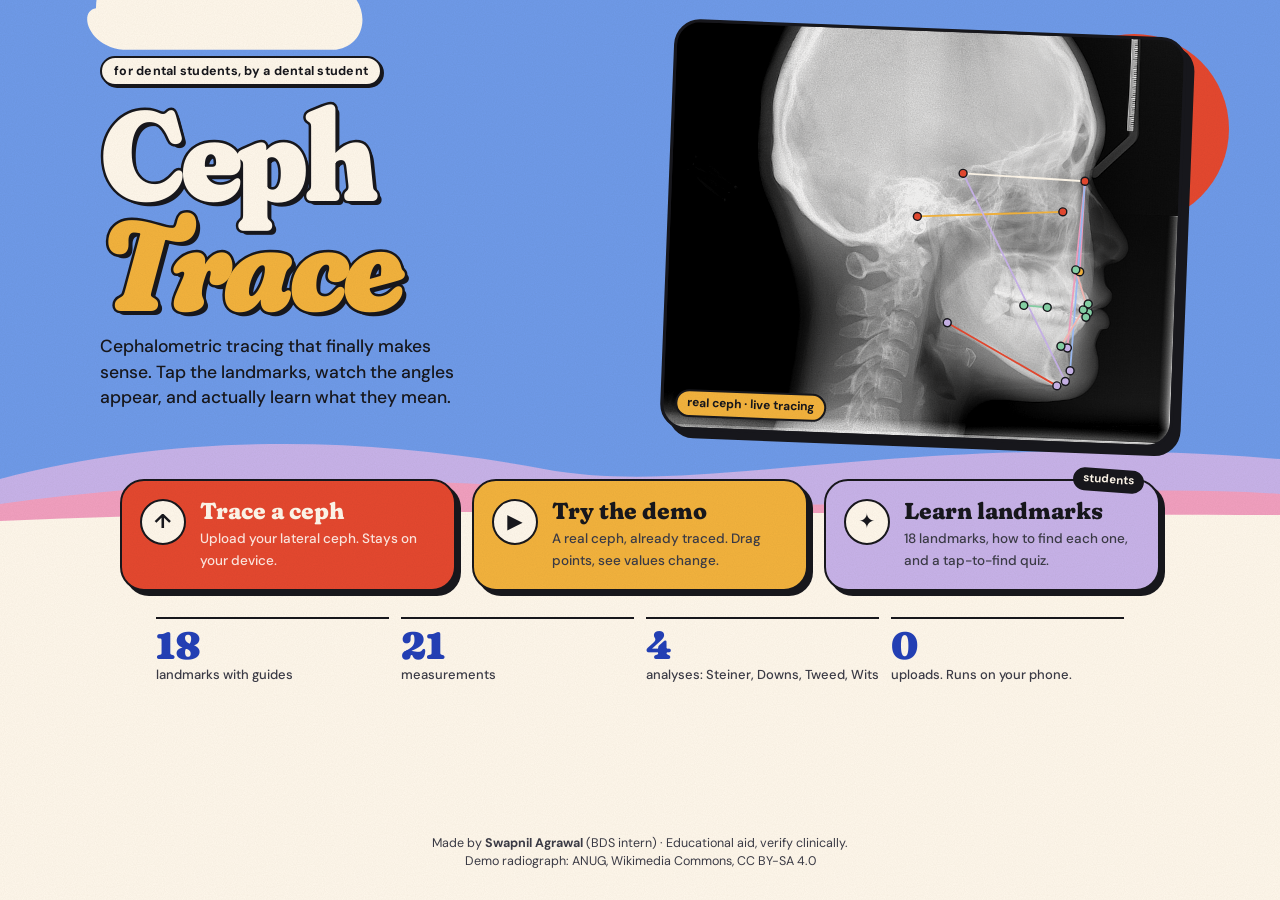
<file: index.html>
<!doctype html>
<html lang="en">
<head>
<meta charset="utf-8" />
<meta name="viewport" content="width=device-width, initial-scale=1, maximum-scale=1, user-scalable=no, viewport-fit=cover" />
<title>Ceph Trace · Cephalometric tracing that finally makes sense</title>
<meta name="description" content="Upload a lateral ceph, tap the landmarks, get Steiner, Downs, Tweed and Wits instantly. Learn every landmark with a real radiograph and a tap-to-find quiz." />
<meta name="theme-color" content="#6F9BEA" />
<meta property="og:title" content="Ceph Trace" />
<meta property="og:description" content="Cephalometric tracing that finally makes sense. Trace, analyse, and learn landmarks on a real ceph." />
<meta property="og:image" content="assets/banner.png" />
<link rel="icon" href="assets/favicon.svg" type="image/svg+xml" />
<link rel="stylesheet" href="fonts.css" />
<link rel="stylesheet" href="style.css" />
<script src="lib/p5.min.js"></script>
</head>
<body>

<!-- ============ HOME ============ -->
<main id="home">
  <div class="sky">
    <div class="heroSun" aria-hidden="true"></div>
    <svg class="deco" viewBox="0 0 400 300" preserveAspectRatio="xMidYMid slice" aria-hidden="true">
      <g fill="#FFF8EC">
        <path d="M30 70c0-12 10-20 22-18 4-12 22-16 31-5 12-4 24 4 22 16 10 2 12 18 0 20H40c-12 0-16-12-10-13z" />
        <path d="M230 128c0-9 8-15 17-13 3-9 17-12 24-4 9-3 18 3 17 12 8 1 9 14 0 15h-50c-9 0-12-9-8-10z" />
        <path d="M120 30c0-7 6-11 12-10 2-7 12-9 17-3 7-2 13 2 12 9 6 1 7 10 0 11h-36c-7 0-9-6-5-7z" opacity=".9" />
      </g>
    </svg>
    <svg class="hills" viewBox="0 0 400 120" preserveAspectRatio="none" aria-hidden="true">
      <path d="M0 70 C60 20 120 30 170 60 C220 90 280 20 400 50 L400 120 L0 120Z" fill="#C8B3EA" />
      <path d="M0 95 C80 60 150 70 210 90 C270 110 330 70 400 85 L400 120 L0 120Z" fill="#F2A0C0" />
      <path d="M0 112 C100 98 200 104 400 106 L400 120 L0 120Z" fill="#FFF8EC" />
    </svg>

    <div class="heroWrap">
      <div class="heroText">
        <span class="tag">for dental students, by a dental student</span>
        <h1>Ceph<br><em>Trace</em></h1>
        <p class="lead">Cephalometric tracing that finally makes sense. Tap the landmarks, watch the angles appear, and actually learn what they mean.</p>
      </div>
      <figure class="lightbox" id="heroBox">
        <img src="assets/demo-ceph.jpg" alt="Lateral cephalogram with a sample tracing" />
        <svg id="heroTrace" viewBox="0 0 1400 1120"></svg>
        <figcaption>real ceph · live tracing</figcaption>
      </figure>
    </div>
  </div>

  <section class="choices">
    <label class="choice c-sun">
      <span class="ico">↑</span>
      <span class="ct"><b>Trace a ceph</b><small>Upload your lateral ceph. Stays on your device.</small></span>
      <input type="file" accept="image/*" class="fileIn" hidden />
    </label>
    <button class="choice c-mustard" data-act="demo">
      <span class="ico">▶</span>
      <span class="ct"><b>Try the demo</b><small>A real ceph, already traced. Drag points, see values change.</small></span>
    </button>
    <button class="choice c-lilac" data-act="learn">
      <span class="ico">✦</span>
      <span class="ct"><b>Learn landmarks</b><small>18 landmarks, how to find each one, and a tap-to-find quiz.</small></span>
      <span class="badge">students</span>
    </button>
  </section>

  <section class="features">
    <div class="feat"><b>18</b><span>landmarks with guides</span></div>
    <div class="feat"><b>21</b><span>measurements</span></div>
    <div class="feat"><b>4</b><span>analyses: Steiner, Downs, Tweed, Wits</span></div>
    <div class="feat"><b>0</b><span>uploads. Runs on your phone.</span></div>
  </section>

  <footer class="credit">
    Made by <b>Swapnil Agrawal</b> (BDS intern) · Educational aid, verify clinically.<br>
    <span id="demoCredit"></span>
  </footer>
</main>

<!-- ============ WORKSPACE ============ -->
<div id="work" hidden>
  <header class="bar">
    <button class="round" data-act="home" aria-label="Home">←</button>
    <div class="barTitle"><span class="brand">Ceph<em>Trace</em></span><span id="modePill" class="mpill">Trace</span></div>
    <label class="round" title="Upload" id="upBtn">↑<input type="file" accept="image/*" class="fileIn" hidden /></label>
  </header>

  <div id="layout">
    <section id="stage">
      <div id="hud">
        <button class="hbtn" data-act="fit" title="Fit">⤢</button>
        <button class="hbtn" data-act="zin" title="Zoom in">+</button>
        <button class="hbtn" data-act="zout" title="Zoom out">−</button>
        <button class="hbtn on" data-act="lines" title="Tracing lines">◩</button>
        <button class="hbtn" data-act="undo" title="Undo">↶</button>
      </div>
      <div id="toast"></div>
    </section>

    <aside id="panel">
      <nav class="tabs" id="tabs"></nav>

      <!-- TRACE TAB -->
      <div class="tab" id="tab-trace">
        <div class="progress"><div id="progFill"></div><span id="progTxt">0 / 18</span></div>

        <article class="sticker step">
          <div class="stepHead">
            <div class="dot" id="stepDot">S</div>
            <div>
              <div class="grp" id="stepGrp">Cranial base</div>
              <h2 id="stepName">Sella</h2>
            </div>
          </div>
          <p id="stepDef"></p>
          <div class="find"><b>How to find it</b><span id="stepFind"></span><button class="btn sm sun infoBtn" id="stepInfo">See the infographic ✦</button></div>
          <div class="ref">
            <canvas id="refCv" width="320" height="190"></canvas>
            <span>On a real ceph</span>
          </div>
          <div class="row">
            <button class="btn" data-act="prev">‹ Back</button>
            <button class="btn ghost" data-act="skip">Skip</button>
            <button class="btn ink" data-act="next">Next ›</button>
          </div>
          <p class="tip">Tap the image to place. Drag a point to fine-tune; the loupe shows what's under your finger.</p>
        </article>

        <div class="chips" id="chips"></div>

        <div class="sticker calib" id="calibCard">
          <div>
            <b>Ruler calibration</b>
            <small id="calibTxt">Needed for mm values (U1–NA mm, L1–NB mm, Wits).</small>
          </div>
          <button class="btn sun" data-act="calib" id="calibBtn">Calibrate</button>
        </div>

        <details class="sticker adj">
          <summary>Image adjust</summary>
          <label>Brightness <input type="range" id="bri" min="40" max="200" value="100"></label>
          <label>Contrast <input type="range" id="con" min="40" max="250" value="115"></label>
          <label class="chk"><input type="checkbox" id="inv"> Invert</label>
        </details>
        <button class="btn ghost wide" data-act="reset">Clear all landmarks</button>
      </div>

      <!-- ANALYSIS TAB -->
      <div class="tab" id="tab-analysis" hidden>
        <div class="quick" id="quick"></div>
        <div class="anaTools">
          <div class="seg" id="sexSeg"><button data-sex="F" class="on">Female</button><button data-sex="M">Male</button></div>
          <button class="btn ghost sm" data-act="norms">Edit norms</button>
        </div>
        <div id="normsEd" class="sticker" hidden></div>
        <div id="results"></div>
        <div class="row exp">
          <button class="btn sun" data-act="png">Export PNG report</button>
          <button class="btn" data-act="csv">CSV</button>
        </div>
      </div>

      <!-- EXPLORE TAB -->
      <div class="tab" id="tab-explore" hidden>
        <article class="sticker story" id="story"></article>
        <div class="seg wide" id="grpSeg"></div>
        <div class="lmList" id="lmList"></div>
      </div>

      <!-- QUIZ TAB -->
      <div class="tab" id="tab-quiz" hidden>
        <article class="sticker quiz" id="quizCard"></article>
      </div>

      <footer class="credit sm">Swapnil Agrawal (BDS intern) · Educational aid, verify clinically.</footer>
    </aside>
  </div>
</div>

<div id="infoModal" hidden>
  <div class="imBox">
    <img id="infoImg" alt="" />
    <div class="row imRow">
      <button class="btn" id="imPrev">‹</button>
      <a class="btn sun" id="imDl" download>Download</a>
      <button class="btn" id="imNext">›</button>
      <button class="btn ink" id="imClose">Close</button>
    </div>
  </div>
</div>
<script src="analysis.js"></script>
<script src="demo.js"></script>
<script src="sketch.js"></script>
</body>
</html>
</file>
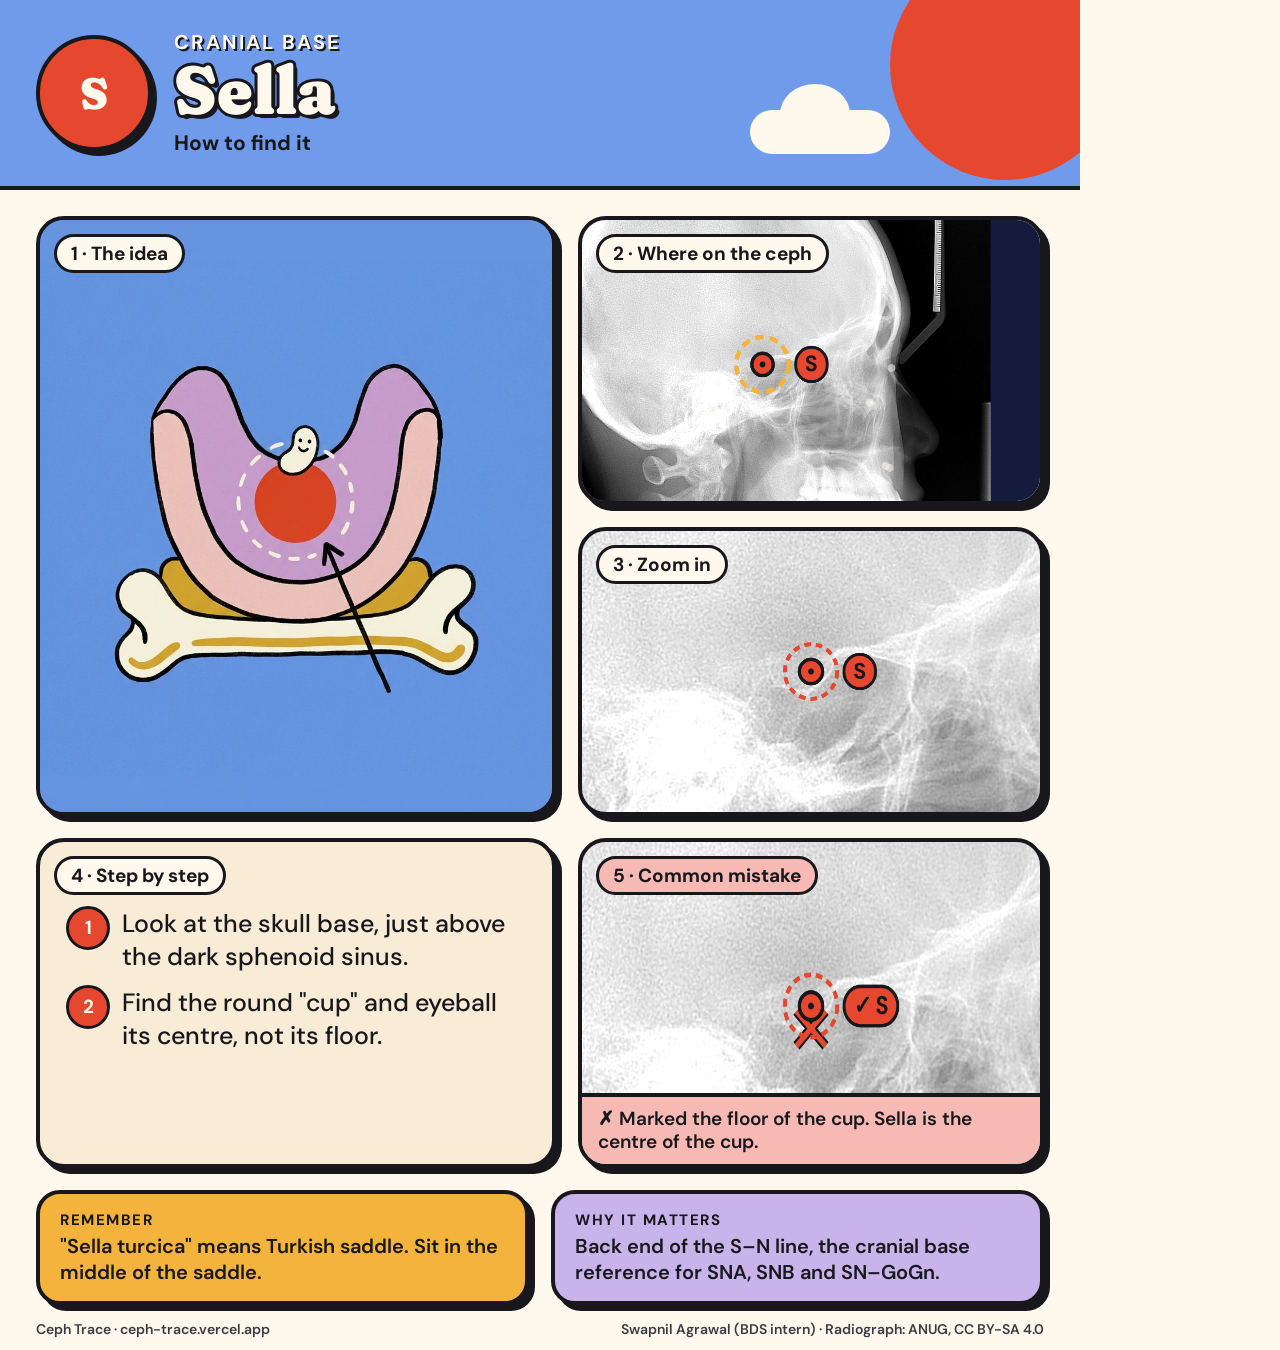
<file: tools/infographic.html>
<!doctype html>
<html><head><meta charset="utf-8">
<link rel="stylesheet" href="../fonts.css">
<style>
:root{--sky:#6F9BEA;--sun:#E5482F;--paper:#FFF8EC;--cream:#F8ECD7;--ink:#17171C;--ink2:#3B3B46;--blush:#F6B9B4;--lilac:#C8B3EA;--pink:#F2A0C0;--mustard:#F3B33D;--mint:#86D3A7;--cobalt:#2340B8}
*{box-sizing:border-box;margin:0;padding:0}
body{width:1080px;height:1350px;overflow:hidden;background:var(--paper);font-family:'DM Sans',sans-serif;color:var(--ink)}
.card{position:relative;width:1080px;height:1350px;padding:0 36px 30px}
.head{position:relative;margin:0 -36px;height:190px;background:var(--sky);border-bottom:4px solid var(--ink);padding:34px 36px;display:flex;gap:22px;align-items:center;overflow:hidden}
.sunD{position:absolute;right:-40px;top:-50px;width:230px;height:230px;border-radius:50%;background:var(--sun)}
.cloud{position:absolute;right:190px;top:110px;width:140px;height:44px;background:var(--paper);border-radius:30px}
.cloud::before{content:"";position:absolute;left:30px;top:-26px;width:70px;height:60px;border-radius:50%;background:var(--paper)}
.dot{position:relative;flex:none;min-width:116px;height:116px;padding:0 14px;border-radius:999px;border:4px solid var(--ink);display:grid;place-items:center;font-family:Fraunces,serif;font-weight:900;font-size:44px;box-shadow:5px 5px 0 var(--ink)}
.ht{position:relative}
.grp{font-weight:700;font-size:20px;letter-spacing:.1em;text-transform:uppercase;color:var(--paper);text-shadow:2px 2px 0 var(--ink)}
h1{font-family:Fraunces,serif;font-weight:900;font-size:68px;line-height:1;color:var(--paper);-webkit-text-stroke:6px var(--ink);paint-order:stroke fill;text-shadow:4px 4px 0 var(--ink);font-variation-settings:"SOFT" 100}
.sub{font-weight:700;font-size:21px;margin-top:6px}
.grid{display:grid;grid-template-columns:520px 1fr;grid-template-rows:600px 330px;gap:22px;margin-top:26px}
.p{position:relative;border:4px solid var(--ink);border-radius:28px;overflow:hidden;box-shadow:6px 6px 0 var(--ink);background:#fff}
.n{position:absolute;left:14px;top:14px;z-index:2;background:var(--paper);border:3px solid var(--ink);border-radius:999px;padding:4px 14px;font-weight:700;font-size:19px}
.p.doodle{grid-row:1/2;background:var(--sky)}
.p.doodle img,.p.doodle svg{width:100%;height:100%;object-fit:cover;display:block}
.right{display:grid;grid-template-rows:1fr 1fr;gap:22px}
.p canvas{width:100%;height:100%;display:block;background:#141B3D}
.steps{background:var(--cream);padding:66px 26px 20px}
.steps ol{list-style:none;counter-reset:s}
.steps li{counter-increment:s;position:relative;padding-left:56px;font-size:25px;line-height:1.3;font-weight:500;margin-bottom:14px}
.steps li::before{content:counter(s);position:absolute;left:0;top:-2px;width:38px;height:38px;border-radius:50%;background:var(--sun);color:var(--paper);border:3px solid var(--ink);display:grid;place-items:center;font-weight:900;font-size:19px}
.mist .cap{position:absolute;left:0;right:0;bottom:0;background:var(--blush);border-top:4px solid var(--ink);padding:10px 16px;font-size:19px;font-weight:600;line-height:1.25}
.mist canvas{height:calc(100% - 0px)}
.foot{display:grid;grid-template-columns:1fr 1fr;gap:22px;margin-top:22px}
.hook{background:var(--mustard);border:4px solid var(--ink);border-radius:24px;padding:16px 20px;box-shadow:6px 6px 0 var(--ink)}
.why{background:var(--lilac);border:4px solid var(--ink);border-radius:24px;padding:16px 20px;box-shadow:6px 6px 0 var(--ink)}
.foot b{display:block;font-size:15px;letter-spacing:.1em;text-transform:uppercase;margin-bottom:4px}
.foot p{font-size:20px;line-height:1.28;font-weight:600}
.brand{position:absolute;left:36px;right:36px;bottom:12px;display:flex;justify-content:space-between;font-size:14px;color:var(--ink2);font-weight:600}
</style></head><body>
<div class="card" id="card"></div>
<script src="../analysis.js"></script>
<script src="../demo.js"></script>
<script>
const GROUP_COL={'Cranial base':'#E5482F','Maxilla':'#F3B33D','Mandible':'#C8B3EA','Teeth':'#86D3A7'};
const id=new URLSearchParams(location.search).get('id')||'S';
const L=LANDMARKS.find(l=>l.id===id), P=DEMO.P;
// common mistake: offset in demo image px (about 5.3 px per mm) + caption
const MIST={
 S:[0,19,'Marked the floor of the cup. Sella is the centre of the cup.'],
 N:[34,4,'Placed on the soft-tissue nose. Nasion is on bone.'],
 Or:[-6,-34,'Placed too high on the rim. Take the lowest point of the orbit floor.'],
 Po:[58,40,'Took the condyle head for the ear. Porion is the top of the ear canal.'],
 A:[46,-38,'Marked ANS (the spine tip). A point is lower, in the deepest dip.'],
 B:[8,62,'Slid onto the chin bulge (that is Pog). B is the dip above it.'],
 Pog:[38,4,'Picked the soft-tissue chin. Pog is on the bony chin.'],
 Gn:[-23,13,'Slid down to the lowest point (that is Me). Gn is halfway.'],
 Me:[22,-28,'Stopped at the chin corner (that is Gn). Me is the lowest point.'],
 Go:[-30,-70,'Eyeballed a spot on the ramus. Bisect the angle instead.'],
 U1T:[-14,-6,'Traced the less prominent incisor. Use the most forward one.'],
 U1A:[12,38,'Stopped where the root fades. Extend the long axis to the apex.'],
 U1L:[-12,22,'Marked the incisal edge. The labial point is the crown bulge.'],
 L1T:[15,7,'Confused it with the upper tip. The lower tip sits just behind.'],
 L1A:[34,6,'Apex poking out of the symphysis. Keep it between the cortices.'],
 L1L:[-8,-20,'Marked the tip. The labial point is the front bulge of the crown.'],
 Pm:[92,6,'Used the incisor overlap. The functional plane runs through premolars and molars.'],
 Mo:[-55,4,'Picked the second molar. Use the first molars\' mesial cusps.'],
};
const SVG_DOODLE={U1L:1,L1L:1,L1T:1,B:1};
function incisorMap(hi){
  const pts={U1A:[170,46],U1T:[250,332],U1L:[268,268],L1T:[230,314],L1A:[192,498],L1L:[247,368]};
  let s=`<svg viewBox="0 0 400 560" xmlns="http://www.w3.org/2000/svg"><rect width="400" height="560" fill="#6F9BEA"/>
  <path d="M60 0 H260 C250 90 250 150 240 210 C200 200 150 170 60 160Z" fill="#C8B3EA" stroke="#17171C" stroke-width="5"/>
  <path d="M110 560 C120 470 140 420 175 395 C215 380 240 400 262 430 C275 470 280 520 290 560Z" fill="#F3B33D" stroke="#17171C" stroke-width="5"/>
  <path d="M300 180 C350 175 400 200 400 230 V300 C370 310 330 300 300 290 C282 270 282 205 300 180Z" fill="#F2A0C0" stroke="#17171C" stroke-width="5"/>
  <path d="M300 345 C330 330 380 340 400 350 V440 C370 445 330 430 300 410 C285 390 285 360 300 345Z" fill="#F2A0C0" stroke="#17171C" stroke-width="5"/>
  <path d="M230 312 C245 330 250 372 242 404 C232 444 207 482 192 500 C181 480 182 440 186 410 C190 378 206 338 230 312Z" fill="#FFF8EC" stroke="#17171C" stroke-width="6" stroke-linejoin="round"/>
  <path d="M170 44 C200 64 242 182 268 266 C276 292 262 320 250 334 C238 324 222 302 214 278 C205 252 196 216 186 196 C174 150 158 84 170 44Z" fill="#FFF8EC" stroke="#17171C" stroke-width="6" stroke-linejoin="round"/>`;
  const ax=hi.startsWith('U')?[pts.U1A,pts.U1T]:[pts.L1A,pts.L1T];
  s+=`<line x1="${ax[0][0]}" y1="${ax[0][1]}" x2="${ax[1][0]}" y2="${ax[1][1]}" stroke="#17171C" stroke-width="3" stroke-dasharray="9 8"/>`;
  for(const [k,[x,y]] of Object.entries(pts)){
    if(k===hi) s+=`<circle cx="${x}" cy="${y}" r="30" fill="none" stroke="#FFF8EC" stroke-width="4" stroke-dasharray="8 7"/><circle cx="${x}" cy="${y}" r="17" fill="#E5482F" stroke="#17171C" stroke-width="5"/>`;
    else s+=`<circle cx="${x}" cy="${y}" r="7" fill="#FFF8EC" stroke="#17171C" stroke-width="3" opacity=".8"/>`;
  }
  return s+'</svg>';
}
function bDoodle(){
  return `<svg viewBox="0 0 400 560" xmlns="http://www.w3.org/2000/svg"><rect width="400" height="560" fill="#6F9BEA"/>
  <path d="M210 40 C230 40 246 70 244 110 C242 140 236 160 232 168 L206 166 C200 130 196 80 210 40Z" fill="#FFF8EC" stroke="#17171C" stroke-width="6"/>
  <path d="M232 160 C238 210 214 240 212 280 C210 320 250 350 262 390 C274 440 240 480 190 486 C140 490 100 470 92 430 C84 380 110 300 120 240 C126 200 140 170 160 160 Z" fill="#FFF8EC" stroke="#17171C" stroke-width="6" stroke-linejoin="round"/>
  <path d="M120 470 C150 480 200 484 240 470" stroke="#F3B33D" stroke-width="8" fill="none" stroke-linecap="round"/>
  <line x1="226" y1="140" x2="268" y2="420" stroke="#17171C" stroke-width="3" stroke-dasharray="10 8"/>
  <path d="M215 280 L248 276" stroke="#17171C" stroke-width="3"/><path d="M240 270 L250 276 L240 283" fill="none" stroke="#17171C" stroke-width="3"/>
  <circle cx="211" cy="280" r="34" fill="none" stroke="#FFF8EC" stroke-width="4" stroke-dasharray="8 7"/>
  <circle cx="211" cy="280" r="17" fill="#E5482F" stroke="#17171C" stroke-width="5"/>
  <circle cx="263" cy="392" r="7" fill="#FFF8EC" stroke="#17171C" stroke-width="3"/>
  </svg>`;
}
function steps(t){ return t.split(/(?<=\.)\s+(?=[A-Z"])/).filter(Boolean).slice(0,4); }
const col=GROUP_COL[L.group];
document.getElementById('card').innerHTML=`
 <div class="head"><div class="sunD"></div><div class="cloud"></div>
  <div class="dot" style="background:${col};color:${L.group==='Cranial base'?'#FFF8EC':'#17171C'}">${L.id}</div>
  <div class="ht"><div class="grp">${L.group}</div><h1 style="font-size:${L.name.length>13?52:68}px">${L.name}</h1><div class="sub">How to find it</div></div></div>
 <div class="grid">
  <div class="p doodle"><span class="n">1 · The idea</span>${SVG_DOODLE[id]?(id==='B'?bDoodle():incisorMap(id)):`<img src="../assets/doodles/doodle_${id}.jpg">`}</div>
  <div class="right">
   <div class="p"><span class="n">2 · Where on the ceph</span><canvas id="c1" width="944" height="556"></canvas></div>
   <div class="p"><span class="n">3 · Zoom in</span><canvas id="c2" width="944" height="556"></canvas></div>
  </div>
  <div class="p steps"><span class="n">4 · Step by step</span><ol>${steps(L.find).map(s=>`<li>${s}</li>`).join('')}</ol></div>
  <div class="p mist"><span class="n" style="background:#F6B9B4">5 · Common mistake</span><canvas id="c3" width="944" height="556"></canvas><div class="cap">✗ ${MIST[id][2]}</div></div>
 </div>
 <div class="foot">
  <div class="hook"><b>Remember</b><p>${L.trick}</p></div>
  <div class="why"><b>Why it matters</b><p>${L.why}</p></div>
 </div>
 <div class="brand"><span>Ceph Trace · ceph-trace.vercel.app</span><span>Swapnil Agrawal (BDS intern) · Radiograph: ANUG, CC BY-SA 4.0</span></div>`;
const img=new Image(); img.src='../assets/demo-ceph.jpg';
img.onload=()=>{
  const p=P[id];
  // 2: where — face region with ring
  crop('c1',930,Math.min(Math.max(p.y-60,380),640),600,{ring:p,r:46,all:true});
  // 3: zoom
  crop('c2',p.x,p.y,230,{pt:p,label:L.id});
  // 5: mistake
  const m=MIST[id], w={x:p.x+m[0],y:p.y+m[1]};
  const cx=(p.x+w.x)/2, cy=(p.y+w.y)/2;
  crop('c3',cx,cy-12,Math.max(230,Math.hypot(m[0],m[1])*2.6),{pt:p,wrong:w,label:L.id});
  document.body.dataset.ready=1;
};
function crop(cid,cx,cy,halfW,o){
  const cv=document.getElementById(cid),c=cv.getContext('2d'),W=cv.width,H=cv.height;
  const hw=halfW,hh=hw*H/W,s=W/(2*hw);
  c.filter='contrast(1.2) brightness(1.03)';
  c.drawImage(img,cx-hw,cy-hh,2*hw,2*hh,0,0,W,H); c.filter='none';
  const T=q=>[(q.x-cx+hw)*s,(q.y-cy+hh)*s];
  if(o.all){ for(const l of LANDMARKS){const [x,y]=T(P[l.id]); c.fillStyle='rgba(255,248,236,.55)'; c.beginPath(); c.arc(x,y,8,0,7); c.fill();} }
  if(o.ring){ const [x,y]=T(o.ring); c.strokeStyle='#F3B33D'; c.lineWidth=9; c.setLineDash([18,12]); c.beginPath(); c.arc(x,y,o.r*s*1.5,0,7); c.stroke(); c.setLineDash([]);
    dotAt(c,x,y,22,col); pill(c,x+o.r*s*1.5+14,y,L.id,col); }
  if(o.wrong){ const [x,y]=T(o.wrong),[a,b]=T(o.pt);
    c.strokeStyle='#FFF8EC'; c.lineWidth=6; c.setLineDash([14,10]); c.beginPath(); c.moveTo(x,y); c.lineTo(a,b); c.stroke(); c.setLineDash([]);
    c.lineWidth=18; c.strokeStyle='#17171C'; xmark(c,x,y,30); c.lineWidth=10; c.strokeStyle='#E5482F'; xmark(c,x,y,30); }
  if(o.pt){ const [x,y]=T(o.pt); c.strokeStyle=col; c.lineWidth=8; c.setLineDash([14,10]); c.beginPath(); c.arc(x,y,54,0,7); c.stroke(); c.setLineDash([]);
    dotAt(c,x,y,24,col); pill(c,x+68,y,o.wrong?'✓ '+o.label:o.label,col); }
}
function xmark(c,x,y,r){c.beginPath();c.moveTo(x-r,y-r);c.lineTo(x+r,y+r);c.moveTo(x+r,y-r);c.lineTo(x-r,y+r);c.stroke();}
function dotAt(c,x,y,r,f){c.fillStyle=f;c.strokeStyle='#17171C';c.lineWidth=7;c.beginPath();c.arc(x,y,r,0,7);c.fill();c.stroke();c.fillStyle='#17171C';c.beginPath();c.arc(x,y,6,0,7);c.fill();}
function pill(c,x,y,t,f){c.font='700 44px "DM Sans"';const w=c.measureText(t).width+40;
  if(x+w>c.canvas.width-8)x=x-w-136; c.fillStyle=f;c.strokeStyle='#17171C';c.lineWidth=6;
  c.beginPath();c.roundRect(x,y-34,w,68,34);c.fill();c.stroke();c.fillStyle='#17171C';c.textBaseline='middle';c.fillText(t,x+20,y+2);}
</script></body></html>
</file>
<file: fonts.css>
@font-face {
  font-family: 'DM Sans';
  font-style: normal;
  font-weight: 400 700;
  font-display: swap;
  src: url(assets/fonts/DMSans-normal-latin-ext.woff2) format('woff2');
  unicode-range: U+0100-02BA, U+02BD-02C5, U+02C7-02CC, U+02CE-02D7, U+02DD-02FF, U+0304, U+0308, U+0329, U+1D00-1DBF, U+1E00-1E9F, U+1EF2-1EFF, U+2020, U+20A0-20AB, U+20AD-20C4, U+2113, U+2C60-2C7F, U+A720-A7FF;
}
@font-face {
  font-family: 'DM Sans';
  font-style: normal;
  font-weight: 400 700;
  font-display: swap;
  src: url(assets/fonts/DMSans-normal-latin.woff2) format('woff2');
  unicode-range: U+0000-00FF, U+0131, U+0152-0153, U+02BB-02BC, U+02C6, U+02DA, U+02DC, U+0304, U+0308, U+0329, U+2000-206F, U+20AC, U+2122, U+2191, U+2193, U+2212, U+2215, U+FEFF, U+FFFD;
}
@font-face {
  font-family: 'Fraunces';
  font-style: italic;
  font-weight: 600 900;
  font-display: swap;
  src: url(assets/fonts/Fraunces-italic-latin-ext.woff2) format('woff2');
  unicode-range: U+0100-02BA, U+02BD-02C5, U+02C7-02CC, U+02CE-02D7, U+02DD-02FF, U+0304, U+0308, U+0329, U+1D00-1DBF, U+1E00-1E9F, U+1EF2-1EFF, U+2020, U+20A0-20AB, U+20AD-20C4, U+2113, U+2C60-2C7F, U+A720-A7FF;
}
@font-face {
  font-family: 'Fraunces';
  font-style: italic;
  font-weight: 600 900;
  font-display: swap;
  src: url(assets/fonts/Fraunces-italic-latin.woff2) format('woff2');
  unicode-range: U+0000-00FF, U+0131, U+0152-0153, U+02BB-02BC, U+02C6, U+02DA, U+02DC, U+0304, U+0308, U+0329, U+2000-206F, U+20AC, U+2122, U+2191, U+2193, U+2212, U+2215, U+FEFF, U+FFFD;
}
@font-face {
  font-family: 'Fraunces';
  font-style: normal;
  font-weight: 600 900;
  font-display: swap;
  src: url(assets/fonts/Fraunces-normal-latin-ext.woff2) format('woff2');
  unicode-range: U+0100-02BA, U+02BD-02C5, U+02C7-02CC, U+02CE-02D7, U+02DD-02FF, U+0304, U+0308, U+0329, U+1D00-1DBF, U+1E00-1E9F, U+1EF2-1EFF, U+2020, U+20A0-20AB, U+20AD-20C4, U+2113, U+2C60-2C7F, U+A720-A7FF;
}
@font-face {
  font-family: 'Fraunces';
  font-style: normal;
  font-weight: 600 900;
  font-display: swap;
  src: url(assets/fonts/Fraunces-normal-latin.woff2) format('woff2');
  unicode-range: U+0000-00FF, U+0131, U+0152-0153, U+02BB-02BC, U+02C6, U+02DA, U+02DC, U+0304, U+0308, U+0329, U+2000-206F, U+20AC, U+2122, U+2191, U+2193, U+2212, U+2215, U+FEFF, U+FFFD;
}
</file>
<file: style.css>
/* Ceph Trace — flat gouache poster style */
:root{
  --sky:#6F9BEA; --sky-d:#4F7FDB; --sun:#E5482F; --paper:#FFF8EC; --cream:#F8ECD7;
  --ink:#17171C; --ink2:#3B3B46; --blush:#F6B9B4; --lilac:#C8B3EA; --pink:#F2A0C0;
  --mustard:#F3B33D; --mint:#86D3A7; --cobalt:#2340B8; --night:#141B3D;
  --r:20px; --sh:4px 4px 0 var(--ink);
  --disp:'Fraunces',Georgia,serif; --body:'DM Sans',system-ui,sans-serif;
}
*{box-sizing:border-box;margin:0;padding:0;-webkit-tap-highlight-color:transparent}
html,body{background:var(--paper);color:var(--ink);font-family:var(--body);font-size:15px;line-height:1.45;overscroll-behavior:none}
button,input,select{font:inherit;color:inherit}
button{cursor:pointer}
[hidden]{display:none!important}

/* paper grain */
body::after{content:"";position:fixed;inset:0;pointer-events:none;z-index:99;opacity:.18;mix-blend-mode:multiply;
  background-image:url("data:image/svg+xml,%3Csvg xmlns='http://www.w3.org/2000/svg' width='160' height='160'%3E%3Cfilter id='n'%3E%3CfeTurbulence type='fractalNoise' baseFrequency='.9' numOctaves='2' stitchTiles='stitch'/%3E%3CfeColorMatrix values='0 0 0 0 .3  0 0 0 0 .25  0 0 0 0 .2  0 0 0 .55 0'/%3E%3C/filter%3E%3Crect width='100%25' height='100%25' filter='url(%23n)'/%3E%3C/svg%3E")}

/* ---------- buttons ---------- */
.btn{border:2.5px solid var(--ink);background:var(--paper);border-radius:999px;padding:10px 16px;font-weight:700;box-shadow:3px 3px 0 var(--ink);transition:transform .08s,box-shadow .08s;white-space:nowrap}
.btn:active{transform:translate(2px,2px);box-shadow:1px 1px 0 var(--ink)}
.btn.ink{background:var(--ink);color:var(--paper)}
.btn.sun{background:var(--sun);color:var(--paper)}
.btn.ghost{background:transparent;box-shadow:none}
.btn.sm{padding:6px 12px;font-size:13px}
.btn.wide{width:100%}
.btn.on{background:var(--mustard)}
.row{display:flex;gap:8px;flex-wrap:wrap;align-items:center}
.sticker{background:#fff;border:2.5px solid var(--ink);border-radius:var(--r);box-shadow:var(--sh);padding:16px}

/* ---------- HOME ---------- */
#home{min-height:100dvh;display:flex;flex-direction:column}
.sky{position:relative;background:var(--sky);overflow:hidden;padding:28px 20px 90px}
.heroSun{position:absolute;right:max(4vw,24px);top:34px;width:clamp(110px,16vw,190px);aspect-ratio:1;border-radius:50%;background:var(--sun)}
.deco{position:absolute;inset:0;width:100%;height:100%}
.hills{position:absolute;left:0;right:0;bottom:0;width:100%;height:120px}
.heroWrap{position:relative;z-index:1;max-width:1080px;margin:0 auto;display:grid;grid-template-columns:1.05fr 1fr;gap:28px;align-items:center}
.tag{display:inline-block;background:var(--paper);border:2px solid var(--ink);border-radius:999px;padding:4px 12px;font-size:12.5px;font-weight:700;letter-spacing:.02em;box-shadow:2px 2px 0 var(--ink)}
h1{font-family:var(--disp);font-weight:900;font-size:clamp(64px,11vw,128px);line-height:.86;letter-spacing:-.035em;color:var(--paper);margin:14px 0 14px;font-variation-settings:"SOFT" 100;
  text-shadow:4px 4px 0 var(--ink);-webkit-text-stroke:5px var(--ink);paint-order:stroke fill}
h1 em{font-style:italic;color:var(--mustard)}
.lead{font-size:17.5px;max-width:30ch;color:var(--ink);font-weight:500}
.lightbox{position:relative;background:var(--ink);border:3px solid var(--ink);border-radius:26px;overflow:hidden;box-shadow:8px 8px 0 var(--ink);transform:rotate(2.2deg);aspect-ratio:1400/1120}
.lightbox img,.lightbox svg{position:absolute;inset:0;width:100%;height:100%;object-fit:cover}
.lightbox img{filter:contrast(1.1) brightness(.95)}
.lightbox figcaption{position:absolute;left:12px;bottom:10px;background:var(--mustard);border:2px solid var(--ink);border-radius:999px;padding:3px 10px;font-weight:700;font-size:12px}
#heroTrace line{stroke-width:5;stroke-linecap:round;stroke-dasharray:var(--l);stroke-dashoffset:var(--l);animation:draw 1.1s ease forwards}
#heroTrace circle{stroke:var(--ink);stroke-width:4;transform-box:fill-box;transform-origin:center;transform:scale(0);animation:pop .35s cubic-bezier(.3,1.6,.6,1) forwards}
@keyframes draw{to{stroke-dashoffset:0}}
@keyframes pop{to{transform:scale(1)}}

.choices{max-width:1080px;margin:-50px auto 0;padding:0 20px;display:grid;grid-template-columns:repeat(3,1fr);gap:16px;position:relative;z-index:2}
.choice{position:relative;display:flex;gap:14px;align-items:flex-start;text-align:left;border:2.5px solid var(--ink);border-radius:24px;padding:18px;box-shadow:5px 5px 0 var(--ink);transition:transform .12s, box-shadow .12s;cursor:pointer}
.choice:hover{transform:translate(-2px,-2px);box-shadow:7px 7px 0 var(--ink)}
.choice:active{transform:translate(3px,3px);box-shadow:2px 2px 0 var(--ink)}
.choice .ico{flex:none;color:var(--ink);width:46px;height:46px;border-radius:50%;background:var(--paper);border:2.5px solid var(--ink);display:grid;place-items:center;font-size:20px;font-weight:900}
.choice b{font-family:var(--disp);font-size:23px;font-weight:800;display:block;line-height:1.1;margin-bottom:4px}
.choice small{font-size:13.5px;color:var(--ink2);font-weight:500}
.c-sun{background:var(--sun);color:var(--paper)} .c-sun small{color:#ffe9e2}
.c-mustard{background:var(--mustard)} .c-lilac{background:var(--lilac)}
.badge{position:absolute;top:-12px;right:14px;background:var(--ink);color:var(--paper);border-radius:999px;padding:3px 10px;font-size:11.5px;font-weight:700;transform:rotate(4deg)}
.features{max-width:1080px;margin:26px auto 0;padding:0 20px;display:grid;grid-template-columns:repeat(4,1fr);gap:12px}
.feat{border-top:2.5px solid var(--ink);padding-top:8px}
.feat b{font-family:var(--disp);font-size:38px;font-weight:900;line-height:1;color:var(--cobalt)}
.feat span{display:block;font-size:13px;color:var(--ink2);font-weight:500}
.credit{text-align:center;color:var(--ink2);font-size:12.5px;padding:28px 16px 30px;margin-top:auto}
.credit.sm{padding:10px 0 4px;font-size:11.5px}

/* ---------- WORK ---------- */
#work{height:100dvh;display:flex;flex-direction:column;background:var(--paper)}
.bar{flex:none;display:flex;align-items:center;justify-content:space-between;gap:10px;padding:10px 12px;background:var(--sky);border-bottom:2.5px solid var(--ink)}
.round{width:40px;height:40px;border-radius:50%;border:2.5px solid var(--ink);background:var(--paper);display:grid;place-items:center;font-weight:900;font-size:17px;box-shadow:2px 2px 0 var(--ink);cursor:pointer}
.barTitle{display:flex;align-items:center;gap:10px}
.brand{font-family:var(--disp);font-weight:900;font-size:22px;color:var(--paper);-webkit-text-stroke:3px var(--ink);paint-order:stroke fill;text-shadow:2px 2px 0 var(--ink)}
.brand em{color:var(--mustard)}
.mpill{background:var(--mustard);border:2px solid var(--ink);border-radius:999px;padding:2px 10px;font-weight:700;font-size:12.5px}
#layout{flex:1;min-height:0;display:flex}
#stage{position:relative;flex:1;min-width:0;background:var(--night);overflow:hidden}
#stage canvas{display:block;touch-action:none;cursor:crosshair}
#hud{position:absolute;right:10px;bottom:10px;display:flex;flex-direction:column;gap:7px;z-index:2}
.hbtn{width:42px;height:42px;border-radius:14px;border:2.5px solid var(--ink);background:var(--paper);font-size:18px;font-weight:900;box-shadow:2px 2px 0 var(--ink)}
.hbtn.on{background:var(--mustard)}
#toast{position:absolute;left:50%;top:12px;transform:translate(-50%,-8px);background:var(--paper);border:2.5px solid var(--ink);box-shadow:3px 3px 0 var(--ink);padding:8px 14px;border-radius:14px;font-weight:700;opacity:0;transition:.25s;pointer-events:none;z-index:4;max-width:88%;text-align:center;font-size:14px}
#toast.show{opacity:1;transform:translate(-50%,0)}

#panel{width:410px;flex:none;overflow-y:auto;border-left:2.5px solid var(--ink);padding:14px 14px 20px;display:flex;flex-direction:column;gap:14px;background:var(--paper)}
.tabs{display:flex;gap:6px;background:var(--cream);border:2.5px solid var(--ink);border-radius:999px;padding:4px;position:sticky;top:-14px;z-index:3}
.tabs button{flex:1;border:none;background:transparent;border-radius:999px;padding:8px 6px;font-weight:700}
.tabs button.on{background:var(--ink);color:var(--paper)}
.tab{display:flex;flex-direction:column;gap:14px}

.progress{position:relative;height:28px;border:2.5px solid var(--ink);border-radius:999px;background:#fff;overflow:hidden}
#progFill{position:absolute;inset:0 auto 0 0;width:0;background:var(--mint);border-right:2.5px solid var(--ink);transition:width .3s}
#progTxt{position:relative;display:block;text-align:center;font-weight:700;font-size:13px;line-height:23px}

.step{background:#fff}
.stepHead{display:flex;gap:12px;align-items:center;margin-bottom:8px}
.dot{flex:none;min-width:54px;height:54px;padding:0 6px;border-radius:999px;border:2.5px solid var(--ink);display:grid;place-items:center;font-family:var(--disp);font-weight:900;font-size:20px;background:var(--sun);color:var(--paper)}
.grp{font-size:11.5px;font-weight:700;text-transform:uppercase;letter-spacing:.08em;color:var(--cobalt)}
h2{font-family:var(--disp);font-size:26px;font-weight:800;line-height:1.05}
#stepDef{color:var(--ink2);margin-bottom:10px}
.find{background:var(--cream);border-radius:14px;padding:10px 12px;margin-bottom:10px;font-size:14px}
.find b{display:block;font-size:12px;text-transform:uppercase;letter-spacing:.06em;margin-bottom:2px}
.ref{position:relative;margin-bottom:12px}
.ref canvas{width:100%;height:auto;display:block;border-radius:14px;border:2.5px solid var(--ink);background:var(--night)}
.ref span{position:absolute;left:8px;top:8px;background:var(--mustard);border:2px solid var(--ink);border-radius:999px;padding:1px 9px;font-size:11.5px;font-weight:700}
.tip{font-size:12.5px;color:var(--ink2);margin-top:10px}
.step .row .btn{flex:1}

.chips{display:flex;flex-wrap:wrap;gap:6px}
.chip{border:2px solid var(--ink);border-radius:999px;background:#fff;padding:4px 9px;font-weight:700;font-size:12.5px}
.chip.done{background:var(--mint)}
.chip.cur{background:var(--sun);color:var(--paper)}
.calib{display:flex;align-items:center;justify-content:space-between;gap:12px;background:var(--blush)}
.calib small{display:block;font-size:12.5px;color:var(--ink2)}
.calib.ok{background:var(--mint)}
.adj summary{font-weight:700;cursor:pointer}
.adj label{display:flex;align-items:center;gap:10px;margin-top:10px;font-size:13.5px;font-weight:600}
.adj input[type=range]{flex:1;accent-color:var(--sun)}

/* analysis */
.quick{display:grid;grid-template-columns:1fr 1fr;gap:10px}
.qcard{border:2.5px solid var(--ink);border-radius:18px;padding:10px 12px;box-shadow:3px 3px 0 var(--ink)}
.qcard small{display:block;font-size:11.5px;font-weight:700;text-transform:uppercase;letter-spacing:.06em}
.qcard b{font-family:var(--disp);font-size:18px;font-weight:800;line-height:1.15}
.q0{background:var(--mustard)} .q1{background:var(--lilac)} .q2{background:var(--blush)} .q3{background:var(--mint)}
.qnote{grid-column:1/-1;font-size:12px;color:var(--ink2)}
.anaTools{display:flex;justify-content:space-between;align-items:center;gap:8px}
.seg{display:inline-flex;border:2.5px solid var(--ink);border-radius:999px;overflow:hidden;background:#fff}
.seg button{border:none;background:transparent;padding:6px 12px;font-weight:700;font-size:13px}
.seg button.on{background:var(--ink);color:var(--paper)}
.seg.wide{display:flex;flex-wrap:wrap;border-radius:18px}
.seg.wide button{flex:1}
.ghead{font-family:var(--disp);font-size:21px;font-weight:800;margin:6px 0 -4px;display:flex;align-items:center;gap:8px}
.ghead::after{content:"";flex:1;height:2.5px;background:var(--ink)}
.mcard{background:#fff;border:2.5px solid var(--ink);border-radius:18px;padding:11px 13px;box-shadow:3px 3px 0 var(--ink)}
.mtop{display:flex;justify-content:space-between;align-items:baseline;gap:8px}
.mtop b{font-weight:700}
.mval{font-family:var(--disp);font-size:24px;font-weight:900}
.bar2{position:relative;height:12px;border:2px solid var(--ink);border-radius:999px;background:var(--cream);margin:8px 0 6px}
.bar2 .zone{position:absolute;top:0;bottom:0;background:var(--mint)}
.bar2 .pin{position:absolute;top:50%;width:16px;height:16px;border:2.5px solid var(--ink);border-radius:50%;transform:translate(-50%,-50%);background:var(--paper)}
.mbot{display:flex;justify-content:space-between;gap:8px;font-size:12.5px;color:var(--ink2)}
.mnote{font-weight:700}
.mmean{font-size:12.5px;color:var(--ink2);margin-top:4px}
.s-ok .mval{color:#1E8A55} .s-ok .pin{background:var(--mint)} .s-ok .mnote{color:#1E8A55}
.s-low .mval,.s-low .mnote{color:var(--cobalt)} .s-low .pin{background:var(--sky)}
.s-high .mval,.s-high .mnote{color:var(--sun)} .s-high .pin{background:var(--sun)}
.s-na{opacity:.55} .s-na .mval{color:var(--ink2)}
.s-calib .mval,.s-calib .mnote{color:#B07A0A}
#normsEd{display:grid;grid-template-columns:1fr 56px 56px 56px;gap:6px;font-size:12.5px;align-items:center}
#normsEd input{width:100%;border:2px solid var(--ink);border-radius:8px;padding:4px;background:var(--paper)}
.exp .btn{flex:1}

/* explore */
.story{background:var(--lilac)}
.story h2{margin:2px 0 6px}
.story .lbl{font-size:11.5px;font-weight:700;text-transform:uppercase;letter-spacing:.06em;margin-top:10px}
.story p{font-size:14.5px}
.story .hook{background:var(--paper);border:2px solid var(--ink);border-radius:14px;padding:8px 11px;margin-top:10px;font-weight:600}
.lmList{display:grid;grid-template-columns:1fr 1fr;gap:8px}
.lmi{display:flex;align-items:center;gap:8px;border:2.5px solid var(--ink);border-radius:16px;background:#fff;padding:8px;text-align:left;font-weight:700;font-size:13.5px;box-shadow:2px 2px 0 var(--ink)}
.lmi i{flex:none;font-style:normal;min-width:36px;height:30px;padding:0 4px;border-radius:999px;border:2px solid var(--ink);display:grid;place-items:center;font-size:12px;background:var(--mustard)}
.lmi.on{background:var(--ink);color:var(--paper)}

/* quiz */
.quiz{background:var(--mustard);text-align:center}
.quiz h2{font-size:30px;margin:4px 0 8px}
.quiz .big{font-family:var(--disp);font-size:56px;font-weight:900;line-height:1}
.quiz p{margin-bottom:10px}
.quiz .qmeta{display:flex;justify-content:space-between;font-weight:700;font-size:13px;margin-bottom:6px}
.quiz .verdict{font-family:var(--disp);font-size:26px;font-weight:900}
.quiz .row{justify-content:center}
.hintBox{background:var(--paper);border:2px solid var(--ink);border-radius:14px;padding:8px 10px;text-align:left;font-size:13.5px;margin-bottom:10px}
.stars{font-size:30px;letter-spacing:4px}

/* ---------- responsive ---------- */
@media (max-width:860px){
  .heroWrap{grid-template-columns:1fr}
  .lightbox{max-width:460px;justify-self:center;width:100%}
  .choices{grid-template-columns:1fr;margin-top:-56px}
  .heroSun{right:-36px;top:56px;width:124px}
  .features{grid-template-columns:1fr 1fr}
  #layout{flex-direction:column}
  #stage{flex:none;height:52dvh}
  #panel{width:auto;flex:1;border-left:none;border-top:2.5px solid var(--ink)}
  .tabs{top:-14px}
}

/* infographic */
.infoBtn{display:block;margin-top:8px}
.infoThumb{display:block;width:100%;margin-top:12px;border:2.5px solid var(--ink);border-radius:16px;overflow:hidden;box-shadow:3px 3px 0 var(--ink);background:var(--paper);padding:0;position:relative}
.infoThumb img{display:block;width:100%;height:auto}
.infoThumb span{position:absolute;right:10px;bottom:10px;background:var(--sun);color:var(--paper);border:2px solid var(--ink);border-radius:999px;padding:4px 12px;font-weight:700;font-size:13px}
#infoModal{position:fixed;inset:0;z-index:50;background:rgba(20,27,61,.88);display:grid;place-items:center;padding:14px}
.imBox{max-width:min(560px,100%);max-height:100%;display:flex;flex-direction:column;gap:10px}
.imBox img{width:100%;max-height:calc(100dvh - 100px);object-fit:contain;border:3px solid var(--ink);border-radius:18px;background:var(--paper)}
.imRow{justify-content:center}
.imRow a{text-decoration:none;color:var(--paper)}
</file>
